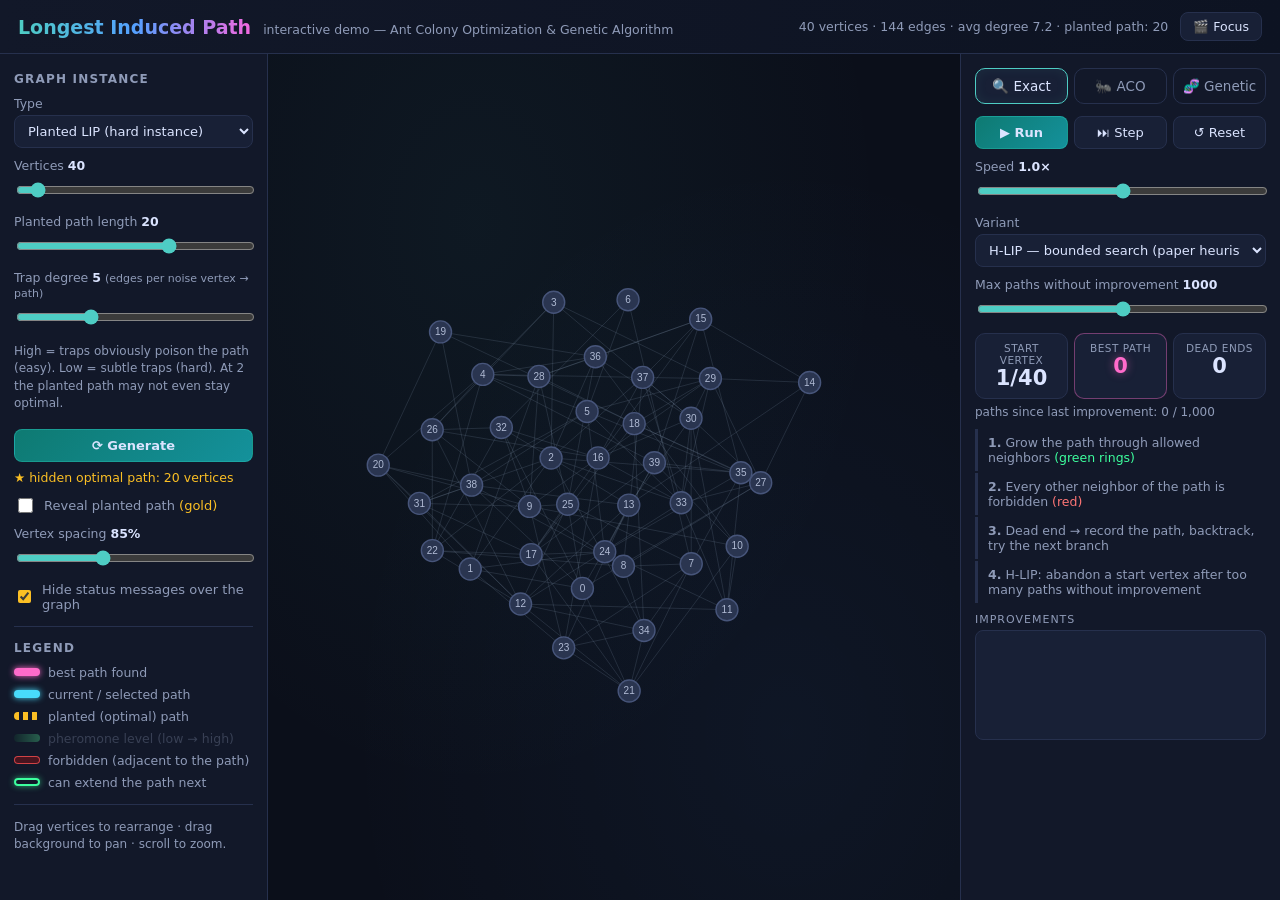
<file: demo/index.html>
<!DOCTYPE html>
<html lang="en">
<head>
<meta charset="UTF-8">
<meta name="viewport" content="width=device-width, initial-scale=1.0">
<title>Longest Induced Path — ACO &amp; Genetic Algorithm Demo</title>
<link rel="stylesheet" href="style.css">
</head>
<body>

<header>
  <div class="title">
    <h1>Longest Induced Path</h1>
    <span class="subtitle">interactive demo — Ant Colony Optimization &amp; Genetic Algorithm</span>
  </div>
  <div class="header-right">
    <div id="graph-info" class="graph-info">no graph yet</div>
    <button id="btn-focus" title="Hide panels, fit the graph to the screen (F)">🎬 Focus</button>
  </div>
</header>

<div id="app">

  <!-- ================= LEFT: instance panel ================= -->
  <aside id="left">
    <h2>Graph instance</h2>

    <label class="field">
      <span>Type</span>
      <select id="gen-type">
        <option value="planted">Planted LIP (hard instance)</option>
        <option value="random">Random graph</option>
        <option value="cube">Hypercube Q<sub>d</sub></option>
        <option value="library">Benchmark instances (thesis)</option>
        <option value="import">Paste your own (DIMACS / GraphML)</option>
      </select>
    </label>

    <div id="gen-planted" class="gen-opts">
      <label class="field slider-field">
        <span>Vertices <b id="planted-n-val">40</b></span>
        <input type="range" id="planted-n" min="15" max="400" value="40">
      </label>
      <label class="field slider-field">
        <span>Planted path length <b id="planted-l-val">20</b></span>
        <input type="range" id="planted-l" min="5" max="240" value="20">
      </label>
      <label class="field slider-field">
        <span>Trap degree <b id="planted-deg-val">5</b> <span class="hint-inline">(edges per noise vertex → path)</span></span>
        <input type="range" id="planted-deg" min="2" max="12" value="5">
      </label>
      <p class="hint">High = traps obviously poison the path (easy). Low = subtle traps (hard). At 2 the planted path may not even stay optimal.</p>
    </div>

    <div id="gen-random" class="gen-opts hidden">
      <label class="field slider-field">
        <span>Vertices <b id="rand-n-val">40</b></span>
        <input type="range" id="rand-n" min="10" max="250" value="40">
      </label>
      <label class="field slider-field">
        <span>Average degree <b id="rand-d-val">3.0</b></span>
        <input type="range" id="rand-d" min="15" max="120" value="30">
      </label>
    </div>

    <div id="gen-cube" class="gen-opts hidden">
      <label class="field slider-field">
        <span>Dimension d <b id="cube-d-val">4</b></span>
        <input type="range" id="cube-d" min="3" max="7" value="4">
      </label>
      <p class="hint">Q<sub>d</sub> has 2<sup>d</sup> vertices — the longest induced path is the famous <i>snake-in-the-box</i>.</p>
    </div>

    <div id="gen-library" class="gen-opts hidden">
      <label class="field">
        <span>Instance</span>
        <select id="library-select"></select>
      </label>
      <p class="hint">The real benchmark set from <code>graph-instances/</code>, embedded in the demo. Instances over ~300 vertices take a while to lay out and animate.</p>
    </div>

    <div id="gen-import" class="gen-opts hidden">
      <textarea id="import-text" rows="7" placeholder="Paste DIMACS ('e u v' lines) or GraphML here…"></textarea>
      <p class="hint">Works with the instances from <code>graph-instances/</code>. Big graphs (&gt;300 vertices) will be slow to animate.</p>
    </div>

    <button id="btn-generate" class="primary">⟳ Generate</button>

    <div id="planted-info" class="planted-info hidden"></div>

    <label class="check" id="planted-reveal-wrap">
      <input type="checkbox" id="show-planted">
      <span>Reveal planted path <span class="gold">(gold)</span></span>
    </label>

    <label class="field slider-field">
      <span>Vertex spacing <b id="spacing-val">85%</b></span>
      <input type="range" id="spacing" min="55" max="140" value="85">
    </label>

    <label class="check">
      <input type="checkbox" id="hide-banner" checked>
      <span>Hide status messages over the graph</span>
    </label>

    <div class="divider"></div>

    <h2>Legend</h2>
    <div class="legend">
      <div class="legend-row"><span class="sw sw-best"></span> best path found</div>
      <div class="legend-row"><span class="sw sw-current"></span> current / selected path</div>
      <div class="legend-row"><span class="sw sw-planted"></span> planted (optimal) path</div>
      <div class="legend-row" id="legend-phero-row">
        <span class="sw sw-phero"></span> pheromone level (low → high)
      </div>
      <div class="legend-row exact-legend hidden">
        <span class="sw sw-blocked"></span> forbidden (adjacent to the path)
      </div>
      <div class="legend-row exact-legend hidden">
        <span class="sw sw-cand"></span> can extend the path next
      </div>
    </div>

    <div class="divider"></div>
    <p class="hint">Drag vertices to rearrange · drag background to pan · scroll to zoom.</p>
  </aside>

  <!-- ================= CENTER: canvas ================= -->
  <main id="center">
    <div id="phase-banner">generate a graph to begin</div>
    <button id="btn-focus-exit" title="Exit focus mode (Esc)">✕</button>
    <canvas id="canvas"></canvas>
  </main>

  <!-- ================= RIGHT: algorithm panel ================= -->
  <aside id="right">
    <div class="tabs">
      <button class="tab active" data-tab="exact">🔍 Exact</button>
      <button class="tab" data-tab="aco">🐜 ACO</button>
      <button class="tab" data-tab="ga">🧬 Genetic</button>
    </div>

    <!-- ---------- ACO tab ---------- -->
    <section id="tab-aco" class="tab-body hidden">
      <div class="controls">
        <button id="aco-play" class="primary">▶ Run</button>
        <button id="aco-step">⏭ Step</button>
        <button id="aco-reset">↺ Reset</button>
      </div>
      <label class="field slider-field">
        <span>Speed <b id="aco-speed-val">1×</b></span>
        <input type="range" id="aco-speed" min="0" max="100" value="20">
      </label>

      <div class="stat-grid">
        <div class="stat"><span class="stat-label">iteration</span><span class="stat-val" id="aco-iter">0</span></div>
        <div class="stat best"><span class="stat-label">best path</span><span class="stat-val" id="aco-best">0</span></div>
        <div class="stat"><span class="stat-label">found at iter</span><span class="stat-val" id="aco-best-iter">–</span></div>
      </div>

      <div class="steps" id="aco-steps">
        <div class="step" data-i="0"><b>1.</b> Ants build induced paths, guided by pheromone</div>
        <div class="step" data-i="1"><b>2.</b> Evaluate: longest ant path wins the iteration</div>
        <div class="step" data-i="2"><b>3.</b> Evaporation: all pheromone fades</div>
        <div class="step" data-i="3"><b>4.</b> Deposit: best paths get extra pheromone</div>
      </div>

      <label class="check">
        <input type="checkbox" id="aco-show-tau">
        <span>Show pheromone values on edges</span>
      </label>

      <details open>
        <summary>Parameters</summary>
        <label class="field slider-field">
          <span>Ants <b id="aco-ants-val">2</b></span>
          <input type="range" id="aco-ants" min="1" max="20" value="2">
        </label>
        <label class="field slider-field">
          <span>Pheromone influence α <b id="aco-alpha-val">1.5</b></span>
          <input type="range" id="aco-alpha" min="0" max="40" value="15">
        </label>
        <label class="field slider-field">
          <span>Degree heuristic β <b id="aco-beta-val">0.5</b></span>
          <input type="range" id="aco-beta" min="0" max="30" value="5">
        </label>
        <label class="field slider-field">
          <span>Evaporation ρ <b id="aco-rho-val">0.15</b></span>
          <input type="range" id="aco-rho" min="1" max="60" value="15">
        </label>
        <label class="check">
          <input type="checkbox" id="aco-elitist" checked>
          <span>Elitist: best-so-far also deposits</span>
        </label>
      </details>

      <div class="log-box">
        <div class="log-title">improvements</div>
        <div id="aco-log" class="log"></div>
      </div>
    </section>

    <!-- ---------- GA tab ---------- -->
    <section id="tab-ga" class="tab-body hidden">
      <div class="controls">
        <button id="ga-play" class="primary">▶ Run</button>
        <button id="ga-step">⏭ Step</button>
        <button id="ga-reset">↺ Reset</button>
      </div>
      <label class="field slider-field">
        <span>Speed <b id="ga-speed-val">1×</b></span>
        <input type="range" id="ga-speed" min="0" max="100" value="50">
      </label>

      <div class="stat-grid">
        <div class="stat"><span class="stat-label">generation</span><span class="stat-val" id="ga-gen">0</span></div>
        <div class="stat best"><span class="stat-label">best path</span><span class="stat-val" id="ga-best">0</span></div>
        <div class="stat"><span class="stat-label">found at gen</span><span class="stat-val" id="ga-best-gen">–</span></div>
      </div>

      <canvas id="ga-chart" width="300" height="90"></canvas>
      <div class="chart-legend">
        <span><i class="dot dot-best"></i>best</span>
        <span><i class="dot dot-avg"></i>population average</span>
      </div>

      <details>
        <summary>Parameters</summary>
        <label class="field slider-field">
          <span>Population <b id="ga-pop-val">24</b></span>
          <input type="range" id="ga-pop" min="6" max="60" value="24">
        </label>
        <label class="field slider-field">
          <span>Elites <b id="ga-elite-val">3</b></span>
          <input type="range" id="ga-elite" min="1" max="10" value="3">
        </label>
        <label class="field slider-field">
          <span>Mutation rate <b id="ga-mut-val">0.40</b></span>
          <input type="range" id="ga-mut" min="0" max="100" value="40">
        </label>
        <label class="field slider-field">
          <span>Crossover rate <b id="ga-cx-val">0.50</b></span>
          <input type="range" id="ga-cx" min="0" max="100" value="50">
        </label>
        <label class="field slider-field">
          <span>Fresh rate <b id="ga-fresh-val">0.10</b></span>
          <input type="range" id="ga-fresh" min="0" max="50" value="10">
        </label>
      </details>

      <div class="controls demo-controls">
        <button id="ga-demo-mut" title="Animate the mutation operator on the selected individual">🧬 Mutate selected</button>
        <button id="ga-demo-cx" title="Animate crossover between the selected individual and a random partner">⚡ Crossover selected</button>
      </div>

      <div class="pop-header">
        <span>Population <span id="ga-pop-count"></span></span>
        <label class="check small">
          <input type="checkbox" id="ga-follow" checked>
          <span>follow best</span>
        </label>
      </div>
      <div id="ga-report" class="gen-report hidden"></div>
      <div id="ga-pop-list" class="pop-list"></div>
    </section>

    <!-- ---------- Exact tab ---------- -->
    <section id="tab-exact" class="tab-body">
      <div class="controls">
        <button id="ex-play" class="primary">▶ Run</button>
        <button id="ex-step">⏭ Step</button>
        <button id="ex-reset">↺ Reset</button>
      </div>
      <label class="field slider-field">
        <span>Speed <b id="ex-speed-val">1×</b> <span class="hint-inline" id="ex-turbo-hint"></span></span>
        <input type="range" id="ex-speed" min="0" max="100" value="50">
      </label>

      <label class="field">
        <span>Variant</span>
        <select id="ex-variant">
          <option value="hlip" selected>H-LIP — bounded search (paper heuristic)</option>
          <option value="exact">Exact enumeration — complete search</option>
        </select>
      </label>
      <label class="field slider-field" id="ex-maxp-wrap">
        <span>Max paths without improvement <b id="ex-maxp-val">1000</b></span>
        <input type="range" id="ex-maxp" min="0" max="100" value="50">
      </label>

      <div class="stat-grid">
        <div class="stat"><span class="stat-label">start vertex</span><span class="stat-val" id="ex-start">–</span></div>
        <div class="stat best"><span class="stat-label">best path</span><span class="stat-val" id="ex-best">0</span></div>
        <div class="stat"><span class="stat-label">dead ends</span><span class="stat-val" id="ex-dead">0</span></div>
      </div>
      <div class="budget-line" id="ex-budget"></div>

      <div class="steps">
        <div class="step"><b>1.</b> Grow the path through allowed neighbors <span class="cand-word">(green rings)</span></div>
        <div class="step"><b>2.</b> Every other neighbor of the path is forbidden <span class="red-word">(red)</span></div>
        <div class="step"><b>3.</b> Dead end → record the path, backtrack, try the next branch</div>
        <div class="step"><b>4.</b> H-LIP: abandon a start vertex after too many paths without improvement</div>
      </div>

      <div class="log-box">
        <div class="log-title">improvements</div>
        <div id="ex-log" class="log"></div>
      </div>
    </section>
  </aside>
</div>

<script src="instances.js"></script>
<script src="graph.js"></script>
<script src="render.js"></script>
<script src="aco.js"></script>
<script src="ga.js"></script>
<script src="exact.js"></script>
<script src="main.js"></script>
</body>
</html>
</file>
<file: demo/style.css>
/* ============================================================
 * style.css — dark theme for the LIP demo
 * ============================================================ */
:root {
  --bg: #0b0f1a;
  --panel: #121829;
  --panel2: #182036;
  --border: #26304d;
  --text: #dbe4ff;
  --muted: #8f9bb8;
  --accent: #4ecdc4;
  --gold: #fbbf24;
  --green: #3dff9e;
  --best: #ff6bcb;      /* best path found */
  --current: #48dbfb;   /* current / selected path */
}

* { box-sizing: border-box; }

html, body {
  margin: 0;
  height: 100%;
  background: var(--bg);
  color: var(--text);
  font-family: "Segoe UI", system-ui, sans-serif;
  font-size: 14px;
  overflow: hidden;
}

/* ---------------- header ---------------- */
header {
  height: 54px;
  display: flex;
  align-items: center;
  justify-content: space-between;
  padding: 0 18px;
  background: linear-gradient(90deg, #121829, #0d1322);
  border-bottom: 1px solid var(--border);
}
.title { display: flex; align-items: baseline; gap: 12px; }
h1 {
  margin: 0;
  font-size: 19px;
  font-weight: 600;
  background: linear-gradient(90deg, #4ecdc4, #54a0ff, #f368e0);
  -webkit-background-clip: text;
  background-clip: text;
  color: transparent;
}
.subtitle { color: var(--muted); font-size: 12.5px; }
.graph-info { color: var(--muted); font-size: 12.5px; font-variant-numeric: tabular-nums; }
.header-right { display: flex; align-items: center; gap: 12px; }
#btn-focus { padding: 6px 12px; font-size: 12.5px; }

/* ---------------- focus mode: graph only, full screen ---------------- */
body.focus header, body.focus #left, body.focus #right { display: none; }
body.focus #app { height: 100%; }
#btn-focus-exit {
  display: none;
  position: absolute;
  top: 12px;
  right: 12px;
  z-index: 6;
  opacity: 0.45;
  padding: 6px 10px;
}
#btn-focus-exit:hover { opacity: 1; }
body.focus #btn-focus-exit { display: block; }

/* ---------------- layout ---------------- */
#app {
  display: flex;
  height: calc(100% - 54px);
}
aside {
  width: 268px;
  min-width: 268px;
  background: var(--panel);
  border-right: 1px solid var(--border);
  padding: 14px;
  overflow-y: auto;
}
#right {
  width: 320px;
  min-width: 320px;
  border-right: none;
  border-left: 1px solid var(--border);
}
#center {
  flex: 1;
  position: relative;
  min-width: 0;
}
#canvas {
  width: 100%;
  height: 100%;
  display: block;
  background:
    radial-gradient(ellipse at 30% 20%, rgba(78, 205, 196, 0.05), transparent 60%),
    radial-gradient(ellipse at 75% 80%, rgba(84, 160, 255, 0.05), transparent 60%),
    var(--bg);
  cursor: grab;
}
#canvas:active { cursor: grabbing; }

#phase-banner {
  position: absolute;
  top: 12px;
  left: 50%;
  transform: translateX(-50%);
  background: rgba(15, 21, 38, 0.88);
  border: 1px solid var(--border);
  border-radius: 20px;
  padding: 7px 20px;
  font-size: 13px;
  color: var(--text);
  z-index: 5;
  max-width: 80%;
  text-align: center;
  white-space: nowrap;
  overflow: hidden;
  text-overflow: ellipsis;
  box-shadow: 0 4px 18px rgba(0, 0, 0, 0.45);
}

/* ---------------- panels ---------------- */
h2 {
  margin: 4px 0 10px;
  font-size: 12px;
  text-transform: uppercase;
  letter-spacing: 1.2px;
  color: var(--muted);
}
.field { display: block; margin-bottom: 10px; }
.field > span { display: block; margin-bottom: 4px; color: var(--muted); font-size: 12.5px; }
.field b { color: var(--text); font-weight: 600; }

select, textarea, input[type="text"] {
  width: 100%;
  background: var(--panel2);
  color: var(--text);
  border: 1px solid var(--border);
  border-radius: 8px;
  padding: 7px 9px;
  font-family: inherit;
  font-size: 13px;
  outline: none;
}
select:focus, textarea:focus { border-color: var(--accent); }
textarea { resize: vertical; font-family: Consolas, monospace; font-size: 12px; }

input[type="range"] {
  width: 100%;
  accent-color: var(--accent);
  height: 22px;
  cursor: pointer;
}

button {
  background: var(--panel2);
  color: var(--text);
  border: 1px solid var(--border);
  border-radius: 8px;
  padding: 8px 12px;
  font-family: inherit;
  font-size: 13px;
  cursor: pointer;
  transition: background 0.15s, transform 0.05s;
}
button:hover { background: #202a45; }
button:active { transform: scale(0.97); }
button.primary {
  background: linear-gradient(135deg, #0e7a72, #14919b);
  border-color: #2dd4bf55;
  font-weight: 600;
}
button.primary:hover { background: linear-gradient(135deg, #109085, #16a3ae); }
button.primary.playing {
  background: linear-gradient(135deg, #8a4d0f, #a3620f);
  border-color: #fbbf2455;
}
#btn-generate { width: 100%; margin-top: 4px; }

.check {
  display: flex;
  align-items: center;
  gap: 8px;
  margin: 10px 0;
  cursor: pointer;
  color: var(--muted);
  font-size: 13px;
}
.check input { accent-color: var(--gold); width: 15px; height: 15px; }
.check.small { margin: 0; font-size: 12px; }
.gold { color: var(--gold); }

.hidden { display: none !important; }
.planted-info {
  color: var(--gold);
  font-size: 12.5px;
  margin: 8px 0 2px;
}
.demo-controls { margin-top: 4px; }
.demo-controls button { font-size: 12px; }
.gen-report {
  background: var(--panel2);
  border: 1px solid var(--border);
  border-radius: 8px;
  padding: 5px 8px;
  font-size: 11.5px;
  color: var(--muted);
  margin-bottom: 6px;
  line-height: 1.5;
}
.gen-report b { color: var(--text); }
.budget-line {
  font-size: 12px;
  color: var(--muted);
  margin: -4px 0 8px;
  font-variant-numeric: tabular-nums;
}
.budget-line .warn { color: #ff9f43; }
.hint-inline { color: var(--muted); font-size: 11px; font-weight: 400; }
.red-word { color: #ff7676; }
.cand-word { color: var(--green); }
.ind .copies {
  color: var(--gold);
  font-size: 10px;
  font-weight: 700;
  width: 22px;
  text-align: center;
  flex-shrink: 0;
}
.divider { height: 1px; background: var(--border); margin: 14px 0; }
.hint { color: var(--muted); font-size: 12px; line-height: 1.45; }
.gen-opts { margin-top: 4px; }

/* ---------------- legend ---------------- */
.legend-row {
  display: flex;
  align-items: center;
  gap: 8px;
  margin-bottom: 7px;
  color: var(--muted);
  font-size: 12.5px;
}
.sw { width: 26px; height: 8px; border-radius: 4px; flex-shrink: 0; }
.sw-best { background: var(--best); box-shadow: 0 0 6px var(--best); }
.sw-current { background: var(--current); box-shadow: 0 0 6px var(--current); }
.sw-planted {
  background: repeating-linear-gradient(90deg, var(--gold) 0 5px, transparent 5px 9px);
}
.sw-phero { background: linear-gradient(90deg, rgba(25,150,70,0.35), #5affa0); }
.sw-blocked { background: #48141f; border: 1.5px solid rgba(255,82,82,0.75); }
.sw-cand { background: transparent; border: 2px solid #3dff9e; box-shadow: 0 0 6px rgba(61,255,158,0.6); }

/* ---------------- tabs ---------------- */
.tabs { display: flex; gap: 6px; margin-bottom: 12px; }
.tab {
  flex: 1;
  padding: 9px 6px;
  font-size: 13.5px;
  border-radius: 10px;
  background: transparent;
  border: 1px solid var(--border);
  color: var(--muted);
}
.tab.active {
  background: var(--panel2);
  color: var(--text);
  border-color: var(--accent);
  box-shadow: inset 0 0 12px rgba(78, 205, 196, 0.08);
}

/* ---------------- controls / stats ---------------- */
.controls { display: flex; gap: 6px; margin-bottom: 10px; }
.controls button { flex: 1; padding: 8px 4px; }

.stat-grid {
  display: grid;
  grid-template-columns: 1fr 1fr 1fr;
  gap: 6px;
  margin: 10px 0;
}
.stat {
  background: var(--panel2);
  border: 1px solid var(--border);
  border-radius: 10px;
  padding: 8px 6px;
  text-align: center;
}
.stat.best { border-color: rgba(255, 107, 203, 0.4); }
.stat.best .stat-val { color: var(--best); text-shadow: 0 0 8px rgba(255, 107, 203, 0.5); }
.stat-label { display: block; font-size: 10.5px; color: var(--muted); text-transform: uppercase; letter-spacing: 0.5px; }
.stat-val { display: block; font-size: 21px; font-weight: 700; font-variant-numeric: tabular-nums; }

/* ---------------- ACO steps ---------------- */
.steps { margin: 10px 0; }
.step {
  padding: 6px 10px;
  border-left: 3px solid var(--border);
  color: var(--muted);
  font-size: 12.5px;
  transition: all 0.25s;
  margin-bottom: 2px;
}
.step.active {
  border-left-color: var(--accent);
  color: var(--text);
  background: rgba(78, 205, 196, 0.07);
  border-radius: 0 8px 8px 0;
}

details {
  margin: 10px 0;
  border: 1px solid var(--border);
  border-radius: 10px;
  padding: 8px 10px;
  background: rgba(24, 32, 54, 0.5);
}
summary {
  cursor: pointer;
  color: var(--muted);
  font-size: 12px;
  text-transform: uppercase;
  letter-spacing: 1px;
  user-select: none;
}
details .field { margin-top: 8px; }

/* ---------------- log ---------------- */
.log-box { margin-top: 10px; }
.log-title { font-size: 11px; color: var(--muted); text-transform: uppercase; letter-spacing: 1px; margin-bottom: 4px; }
.log {
  background: var(--panel2);
  border: 1px solid var(--border);
  border-radius: 8px;
  padding: 6px 8px;
  height: 110px;
  overflow-y: auto;
  font-family: Consolas, monospace;
  font-size: 11.5px;
  color: #9fe8dc;
}
.log div { margin-bottom: 2px; }

/* ---------------- GA chart ---------------- */
#ga-chart {
  width: 100%;
  height: 90px;
  background: var(--panel2);
  border: 1px solid var(--border);
  border-radius: 10px;
}
.chart-legend { display: flex; gap: 14px; font-size: 11.5px; color: var(--muted); margin: 4px 0 6px; }
.dot { display: inline-block; width: 8px; height: 8px; border-radius: 50%; margin-right: 4px; }
.dot-best { background: var(--best); }
.dot-avg { background: #54a0ff; }

/* ---------------- GA population list ---------------- */
.pop-header {
  display: flex;
  justify-content: space-between;
  align-items: center;
  margin: 8px 0 6px;
  font-size: 12px;
  color: var(--muted);
  text-transform: uppercase;
  letter-spacing: 1px;
}
.pop-list {
  overflow-y: auto;
  max-height: 340px;
  border: 1px solid var(--border);
  border-radius: 10px;
  background: rgba(24, 32, 54, 0.4);
}
.ind {
  display: flex;
  align-items: center;
  gap: 7px;
  padding: 5px 8px;
  cursor: pointer;
  border-bottom: 1px solid rgba(38, 48, 77, 0.5);
  position: relative;
  transition: background 0.12s;
}
.ind:hover { background: rgba(78, 205, 196, 0.06); }
.ind.selected { background: rgba(78, 205, 196, 0.13); box-shadow: inset 3px 0 0 var(--accent); }
.ind.newborn { animation: born 0.9s ease-out; }
@keyframes born {
  from { background: rgba(61, 255, 158, 0.25); }
  to   { background: transparent; }
}
.ind .rank { width: 22px; color: var(--muted); font-size: 11px; text-align: right; font-variant-numeric: tabular-nums; }
.ind .chip {
  font-size: 9.5px;
  padding: 2px 6px;
  border-radius: 8px;
  color: #0b0f1a;
  font-weight: 700;
  width: 62px;
  text-align: center;
  flex-shrink: 0;
  text-transform: uppercase;
  letter-spacing: 0.3px;
}
.ind .bar-wrap { flex: 1; height: 9px; background: rgba(11, 15, 26, 0.7); border-radius: 5px; overflow: hidden; }
.ind .bar { height: 100%; border-radius: 5px; background: linear-gradient(90deg, #14919b, #4ecdc4); }
.ind.is-best .bar { background: linear-gradient(90deg, #c2409a, #ff6bcb); }
.ind .len { width: 26px; text-align: right; font-weight: 700; font-size: 12.5px; font-variant-numeric: tabular-nums; }
.ind .star { color: var(--gold); font-size: 11px; width: 12px; }

/* scrollbars */
::-webkit-scrollbar { width: 9px; }
::-webkit-scrollbar-track { background: transparent; }
::-webkit-scrollbar-thumb { background: #26304d; border-radius: 5px; }
::-webkit-scrollbar-thumb:hover { background: #34426b; }
</file>
